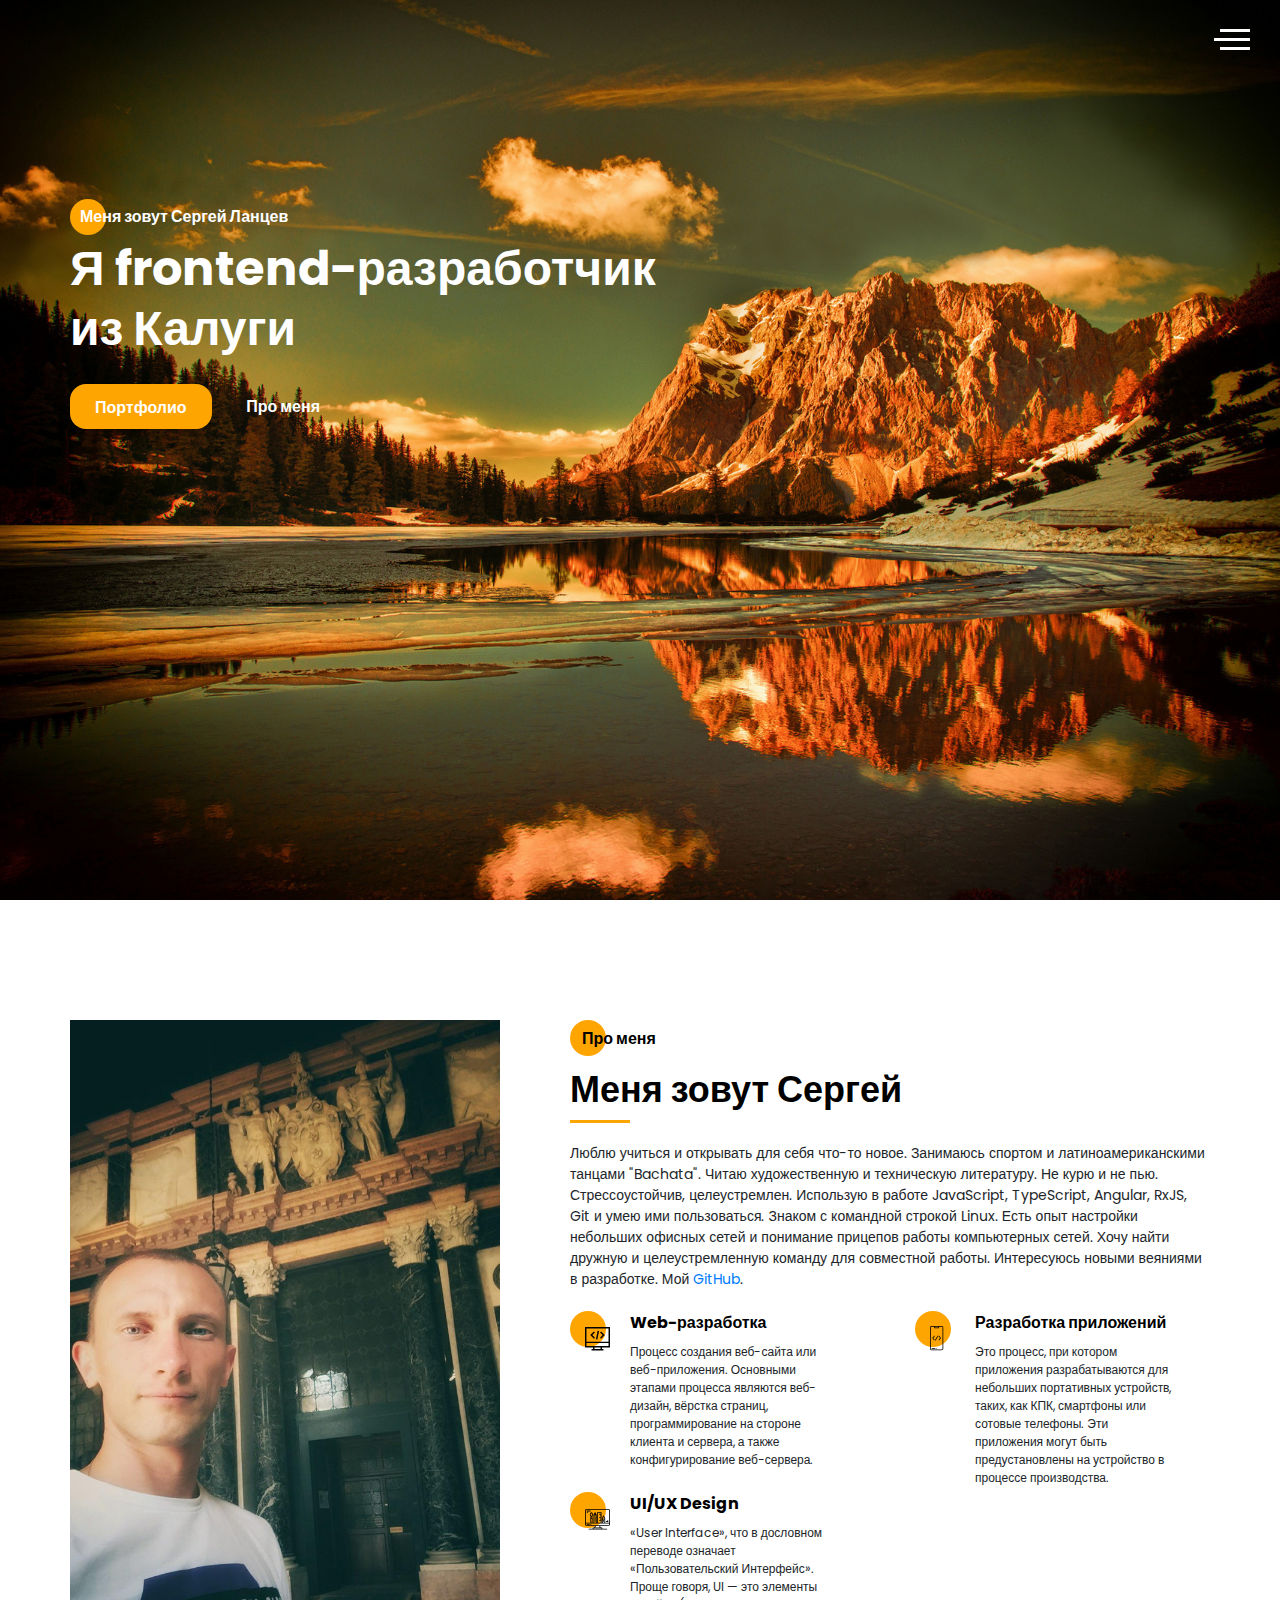
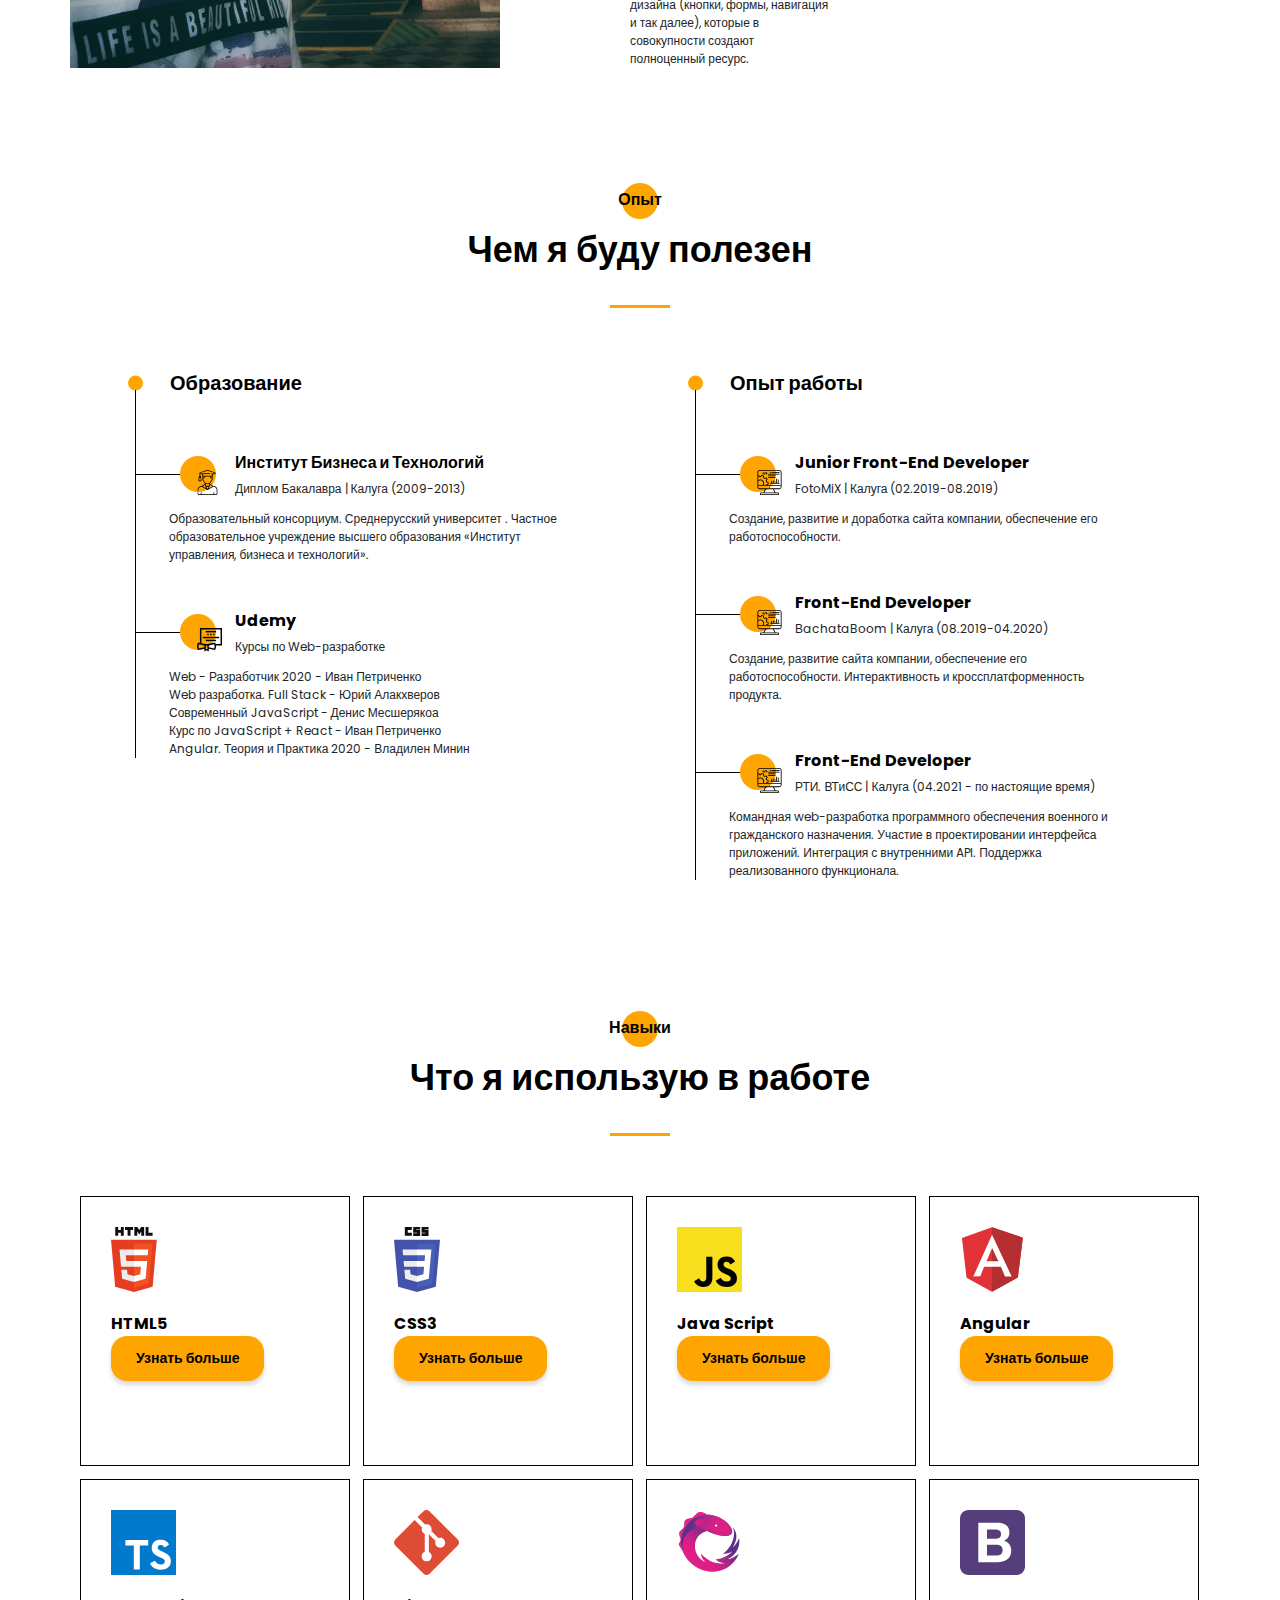
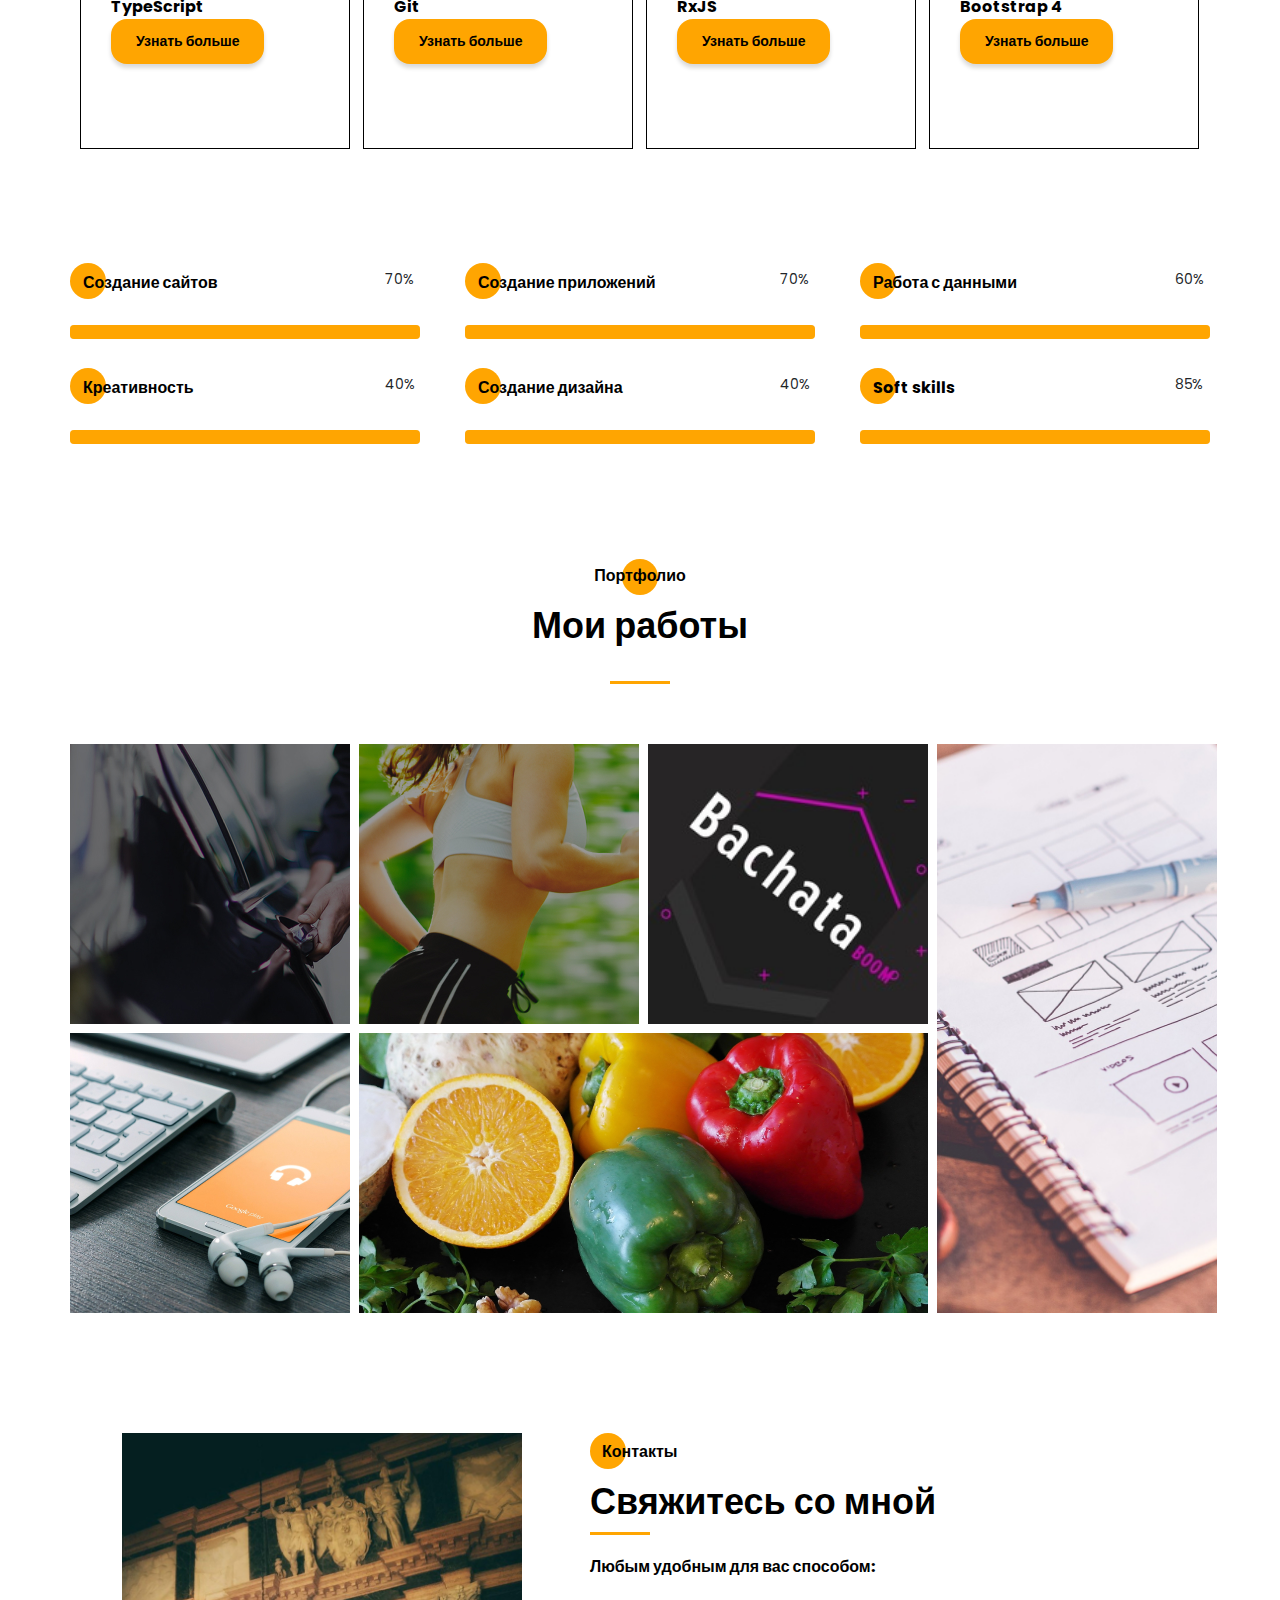
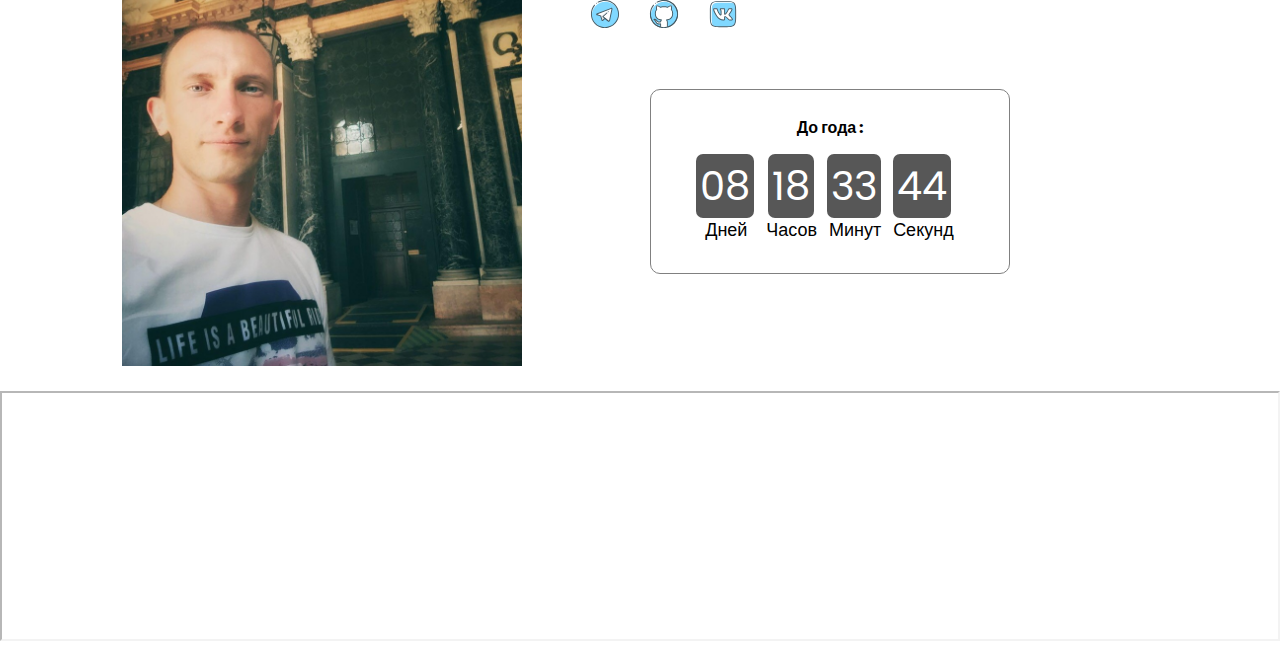
<file: index.html>
<!DOCTYPE html>
<html lang="ru">
<head>
    <meta charset="UTF-8">
    <meta name="viewport" content="width=device-width, initial-scale=1.0">
    <meta http-equiv="X-UA-Compatible" content="ie=edge">
    <title>Portfolio</title>
    <meta name="title" content="Portfolio">
    <meta name="description" content="Здесь вы сможете ознакомиться с моими работами и узнать больше обо мне">

    <!-- Open Graph / Facebook -->
    <meta property="og:type" content="website">
    <meta property="og:url" content="https://metatags.io/">
    <meta property="og:title" content="Portfolio">
    <meta property="og:description" content="Здесь вы сможете ознакомиться с моими работами и узнать больше обо мне">
    <meta property="og:image" content="">

    <!-- Twitter -->
    <meta property="twitter:card" content="summary_large_image">
    <meta property="twitter:url" content="https://metatags.io/">
    <meta property="twitter:title" content="Portfolio">
    <meta property="twitter:description" content="Здесь вы сможете ознакомиться с моими работами и узнать больше обо мне">
    <meta property="twitter:image" content="">

    <!-- Favicon  -->
    <link rel="apple-touch-icon" sizes="57x57" href="icons/favicon//apple-icon-57x57.png">
    <link rel="apple-touch-icon" sizes="60x60" href="icons/favicon//apple-icon-60x60.png">
    <link rel="apple-touch-icon" sizes="72x72" href="icons/favicon//apple-icon-72x72.png">
    <link rel="apple-touch-icon" sizes="76x76" href="icons/favicon//apple-icon-76x76.png">
    <link rel="apple-touch-icon" sizes="114x114" href="icons/favicon//apple-icon-114x114.png">
    <link rel="apple-touch-icon" sizes="120x120" href="icons/favicon//apple-icon-120x120.png">
    <link rel="apple-touch-icon" sizes="144x144" href="icons/favicon//apple-icon-144x144.png">
    <link rel="apple-touch-icon" sizes="152x152" href="icons/favicon//apple-icon-152x152.png">
    <link rel="apple-touch-icon" sizes="180x180" href="icons/favicon//apple-icon-180x180.png">
    <link rel="icon" type="image/png" sizes="192x192"  href="icons/favicon//android-icon-192x192.png">
    <link rel="icon" type="image/png" sizes="32x32" href="icons/favicon//favicon-32x32.png">
    <link rel="icon" type="image/png" sizes="96x96" href="icons/favicon//favicon-96x96.png">
    <link rel="icon" type="image/png" sizes="16x16" href="icons/favicon//favicon-16x16.png">
    <link rel="manifest" href="icons/favicon//manifest.json">
    <meta name="msapplication-TileColor" content="#ffffff">
    <meta name="msapplication-TileImage" content="icons/favicon//ms-icon-144x144.png">
    <meta name="theme-color" content="#ffffff">

		<link rel="stylesheet" href="https://cdn.jsdelivr.net/npm/bootstrap@4.5.3/dist/css/bootstrap.min.css" integrity="sha384-TX8t27EcRE3e/ihU7zmQxVncDAy5uIKz4rEkgIXeMed4M0jlfIDPvg6uqKI2xXr2" crossorigin="anonymous">
    <link rel="stylesheet" href="css/style.min.css">
</head>
<body id="up">
        <aside class="sidepanel">
            <a href="https://tlgg.ru/@Damastier" class="sidepanel__link" target="_blank"><img src="icons/social/logo_telegram.svg" alt="telegram"></a>
            <!-- <a href="#" class="sidepanel__link"><img src="icons/social/instagram.svg" alt="instagram"></a> -->
            <a href="https://github.com/Damastier89" class="sidepanel__link" target="_blank"><img src="icons/social/logo_github.svg" alt="github"></a>
            <a href="https://vk.com/lanscev" class="sidepanel__link" target="_blank"><img src="icons/social/logo_vk.svg" alt="vkontakte"></a>
            <div class="sidepanel__divider"></div>
            <div class="sidepanel__text"><span>Социальные сети</span></div>
        </aside>

        <div class="menu">
            <div class="menu__block">
                <div class="menu__close">
                    <svg width="29" height="30" viewBox="0 0 29 30" fill="none" xmlns="http://www.w3.org/2000/svg">
                        <path d="M17.1568 14.5231L28.4489 3.23075C29.1837 2.49623 29.1837 1.30861 28.4489 0.574085C27.7144 -0.160437 26.5267 -0.160437 25.7922 0.574085L14.4998 11.8665L3.20781 0.574085C2.47295 -0.160437 1.28567 -0.160437 0.551149 0.574085C-0.183716 1.30861 -0.183716 2.49623 0.551149 3.23075L11.8432 14.5231L0.551149 25.8155C-0.183716 26.55 -0.183716 27.7376 0.551149 28.4721C0.917206 28.8385 1.39852 29.0226 1.87948 29.0226C2.36045 29.0226 2.84141 28.8385 3.20781 28.4721L14.4998 17.1798L25.7922 28.4721C26.1586 28.8385 26.6396 29.0226 27.1205 29.0226C27.6015 29.0226 28.0825 28.8385 28.4489 28.4721C29.1837 27.7376 29.1837 26.55 28.4489 25.8155L17.1568 14.5231Z" fill="white"/>
                        </svg>
                </div>
                <nav class="scrollto">
                    <ul class="menu__list">
                        <li class="menu__link"><a href="#about">ПРО МЕНЯ</a></li>
                        <li class="menu__link"><a href="#resume">МОЙ ОПЫТ</a></li>
                        <li class="menu__link"><a href="#skills">МОИ НАВЫКИ</a></li>
                        <li class="menu__link"><a href="#portfolio">МОИ РАБОТЫ</a></li>
                        <!-- <li class="menu__link"><a href="#price">ПРАЙС-ЛИСТ</a></li> -->
                        <li class="menu__link"><a href="#contacts">КОНТАКТЫ</a></li>
                    </ul>
                </nav>
                
                <div class="menu__social">
                    <a href="https://tlgg.ru/@Damastier" target="_blank"><img src="icons/social/logo_telegram.svg" alt="telegram"></a>
                    <a href="https://github.com/Damastier89s" target="_blank"><img src="icons/social/logo_github.svg" alt="Github"></a>
                    <a href="https://vk.com/lanscev" target="_blank"><img src="icons/social/logo_vk.svg" alt="vkontakte"></a>
                </div>
            </div>
            <div class="menu__overlay"></div>
        </div>

        <section class="promo">
            <div class="hamburger">
                <span></span>
                <span class="long"></span>
                <span></span>
            </div>
			<div class="container">
				<div class="title title_fz16 promo__subtitle white"><span class="greeting"></span> Меня зовут Сергей Ланцев</div>
				<h1 class="title title_fz48 promo__title white">Я frontend-разработчик из Калуги</h1>
				<div class="promo__btn white">
					<a href="#portfolio" class="promo__link btn white">Портфолио</a>
					<a href="#about" class="promo__link white">Про меня</a>
				</div>
            </div>
		</section>

		<section class="about" id="about">
			<div class="container">
				<div class="about__wrapper">
                    <div class="about__photo">
						<picture>
							<!-- <source media="(max-width: 576px)" srcset="./img/main_photo_one.jpg"> -->
							<source media="(min-width: 577px)" srcset="./img/main_photo_one.jpg">	
							<img src="./img/main_photo_one.jpg" alt="my_photo">
						</picture>                      	
                    </div>
                    <div class="about__descr">
						<h2 class="title title_fz16 about__title">Про меня</h2>
						<div class="title title_fz36 about__subtitle">Меня зовут Сергей</div>
						<div class="divider"></div>
						<p class="about__text">Люблю учиться и открывать для себя что-то новое.
                            Занимаюсь спортом и латиноамериканскими танцами "Bachata".
                            Читаю художественную и техническую литературу. Не курю и не пью. Стрессоустойчив, целеустремлен.
                            Использую в работе JavaScript, TypeScript, Angular, RxJS, Git и умею ими пользоваться.
                            Знаком с командной строкой Linux. Есть опыт настройки небольших офисных сетей и понимание прицепов работы компьютерных сетей.
                            Хочу найти дружную и целеустремленную команду для совместной работы.
                            Интересуюсь новыми веяниями в разработке. Мой <a href="https://github.com/Damastier89" target="_blank">GitHub</a>.</p>
					</div>
					<div class="about__skills">
						<div class="about__skills-item">
							<div class="about__skills-circle">
								<img src="./icons/about_me/web_development.svg" alt="web-разработчик">
							</div>
							<div>
								<div class="title title_fz14">Web-разработка</div>
								<div class="about__skills-text">
									Процесс создания веб-сайта или веб-приложения. Основными этапами процесса являются веб-дизайн, вёрстка страниц, программирование на стороне клиента и сервера, а также конфигурирование веб-сервера.
								</div>
							</div>
							
						</div>
						<div class="about__skills-item">
							<div class="about__skills-circle">
								<img src="./icons/about_me/mobile_dev.svg" alt="разработка приложений">
							</div>
							<div>
								<div class="title title_fz14">Разработка приложений</div>
								<div class="about__skills-text">
									Это процесс, при котором приложения разрабатываются для небольших портативных устройств, таких, как КПК, смартфоны или сотовые телефоны. Эти приложения могут быть предустановлены на устройство в процессе производства.
								</div>
							</div>
						</div>
						<div class="about__skills-item">
							<div class="about__skills-circle">
								<img src="./icons/about_me/design.svg" alt="design">
							</div>
							<div>
								<div class="title title_fz14">UI/UX Design</div>
								<div class="about__skills-text">
									«User Interface», что в дословном переводе означает «Пользовательский Интерфейс». Проще говоря, UI — это элементы дизайна (кнопки, формы, навигация и так далее), которые в совокупности создают полноценный ресурс.
								</div>
							</div>
						</div>
					</div>
				</div>
			</div>
        </section>
        
        <section class="resume" id="resume">
            <div class="container">
                <h2 class="title title_fz16 title__section-title">Опыт</h2>
                <div class="title title_fz36 title__section-subtitle">Чем я буду полезен</div>
                <div class="divider"></div>

                <div class="resume__wrapper">
                    <div class="resume__column">
                        <h3 class="title title_fz20 resume__column-title">Образование</h3>
                        <ul>
                            <li>
                                <div class="resume__item">
                                    <div class="resume__item-head">
                                        <div class="resume__item-icon">
                                            <img src="./icons/experience/university.svg" alt="university">
                                        </div>
                                        <h4 class="title title_fz14">Институт Бизнеса и Технологий</h4>
                                        <div class="resume__item-location">Диплом Бакалавра | Калуга (2009-2013)</div>
                                    </div>
                                    <div class="resume__item-body">
                                        Образовательный консорциум. Среднерусский университет . Частное образовательное учреждение высшего образования «Институт управления, бизнеса и технологий». 
                                    </div>
                                </div>
                            </li>
                            <li>
                                <div class="resume__item">
                                    <div class="resume__item-head">
                                        <div class="resume__item-icon">
                                            <img src="./icons/experience/courses.svg" alt="courses">
                                        </div>
                                        <h4 class="title title_fz14">Udemy</h4>
                                        <div class="resume__item-location">Курсы по Web-разработке</div>
                                    </div>
                                    <div class="resume__item-body">
                                        Web - Разработчик 2020 - Иван Петриченко</br>Web разработка. Full Stack - Юрий Алакхверов</br>Современный JavaScript - Денис Месшерякоа</br>
																				Курс по JavaScript + React - Иван Петриченко</br>Angular. Теория и Практика 2020 - Владилен Минин</br>
                                    </div>
                                </div>
                            </li>
                        </ul>
                    </div>
                    <div class="resume__column">
                        <h3 class="title title_fz20 resume__column-title">Опыт работы</h3>
                        <ul>
                            <li>
                                <div class="resume__item">
                                    <div class="resume__item-head">
                                        <div class="resume__item-icon">
                                            <img src="./icons/experience/developer.svg" alt="developer">
                                        </div>
                                        <h4 class="title title_fz14">Junior Front-End Developer</h4>
                                        <div class="resume__item-location">FotoMiX | Калуга (02.2019-08.2019)</div>
                                    </div>
                                    <div class="resume__item-body">
                                        Создание, развитие и доработка сайта компании, обеспечение его работоспособности.
                                    </div>
                                </div>
                            </li>
                            <li>
                                <div class="resume__item">
                                    <div class="resume__item-head">
                                        <div class="resume__item-icon">
                                            <img src="./icons/experience/developer.svg" alt="developer">
                                        </div>
                                        <h4 class="title title_fz14">Front-End Developer</h4>
                                        <div class="resume__item-location">ВachataBoom | Калуга (08.2019-04.2020)</div>
                                    </div>
                                    <div class="resume__item-body">
                                        Создание, развитие сайта компании, обеспечение его работоспособности. Интерактивность и кроссплатформенность продукта. 
                                    </div>
                                </div>
                            </li>
														<li>
															<div class="resume__item">
																	<div class="resume__item-head">
																			<div class="resume__item-icon">
																					<img src="./icons/experience/developer.svg" alt="developer">
																			</div>
																			<h4 class="title title_fz14">Front-End Developer</h4>
																			<div class="resume__item-location">РТИ. ВТиСС | Калуга (04.2021 - по настоящие время)</div>
																	</div>
																	<div class="resume__item-body">
																		Командная web-разработка программного обеспечения военного и гражданского назначения.
																		Участие в проектировании интерфейса приложений.
																		Интеграция с внутренними API.
																		Поддержка реализованного функционала.
																	</div>
															</div>
													</li>
                        </ul>
                    </div>
                    <div class="resume__colomn"></div>
                </div>
            </div>
        </section>

        <section class="skills" id="skills">
            <div class="container">
                <h2 class="title title_fz16 title__section-title">Навыки</h2>
                <div class="title title_fz36 title__section-subtitle">Что я использую в работе</div>
                <div class="divider"></div>
    
                <div class="skills__items">
                    <div class="skills__item">
                        <div class="skills__item-img">
                            <img src="icons/skills/html5.svg" alt="html5">
                        </div>
                        <h3 class="title title_fz14">HTML5</h3>
                        <button type="button" class="btn contacts__btn mt-5 ml-4" data-toggle="popover" data-placement="top" title="HTML5" data-content="Именно он создает каркас вашего сайта или приложения, а пятая версия позволит мне создавать более SEO-оптимизированную структуру вашего продукта">Узнать больше</button>
                        
                    </div>
                    <div class="skills__item">
                        <div class="skills__item-img">
                            <img src="icons/skills/css3.svg" alt="css3">
                        </div>
                        <h3 class="title title_fz14">CSS3</h3>
                        <button type="button" class="btn contacts__btn mt-5 ml-4" data-toggle="popover" data-placement="top" title="CSS3" data-content="Этот язык стилей позволяет мне создавать абсолютно любой внешний вид вашего сайта или приложения. Все ограничивается только вашей фантазией!">Узнать больше</button>
                        
                    </div>
                    <div class="skills__item">
                        <div class="skills__item-img">
                            <img src="icons/skills/js.svg" alt="java script">
                        </div>
						<h3 class="title title_fz14">Java Script</h3>
						<button type="button" class="btn contacts__btn mt-5 ml-4" data-toggle="popover" data-placement="top" title="Java Script" data-content="Этот язык программирования позволяет оживить все что угодно: слайдеры, окна, подсказки, вкладки, получение данных от сервера и многое другое">Узнать больше</button>
                    </div>
                    <div class="skills__item">
                        <div class="skills__item-img">
                            <img src="icons/skills/angular.svg" alt="Angular">
                        </div>
						<h3 class="title title_fz14">Angular</h3>
						<button type="button" class="btn contacts__btn mt-5 ml-4" data-toggle="popover" data-placement="top" title="Angular" data-content="Angular — открытая и свободная платформа для разработки веб-приложений, написанная на языке TypeScript, разрабатываемая командой из компании Google">Узнать больше</button>
                    </div>
                    <!-- <div class="skills__item">
                        <div class="skills__item-img">
                            <img src="icons/skills/react.svg" alt="React">
                        </div>
                        <h3 class="title title_fz14">React</h3>
                        <p>Эта библиотека позволяет создавать web-приложения. Мы можем создать максимально интерактивный продукт именно под ваши цели</p>
                    </div> -->
                    <div class="skills__item">
                        <div class="skills__item-img">
                            <img src="icons/skills/typescript.svg" alt="TypeScript">
                        </div>
						<h3 class="title title_fz14">TypeScript</h3>
						<button type="button" class="btn contacts__btn mt-5 ml-4" data-toggle="popover" data-placement="top" title="TypeScript" data-content="TypeScript — язык программирования, представленный Microsoft в 2012 году и позиционируемый как средство разработки веб-приложений, расширяющее возможности JavaScript.">Узнать больше</button>
                    </div>
                    <div class="skills__item">
                        <div class="skills__item-img">
                            <img src="icons/skills/git.svg" alt="Git">
                        </div>
						<h3 class="title title_fz14">Git</h3>
						<button type="button" class="btn contacts__btn mt-5 ml-4" data-toggle="popover" data-placement="top" title="Git" data-content="Git — распределённая система управления версиями. Проект был создан Линусом Торвальдсом для управления разработкой ядра Linux, первая версия выпущена 7 апреля 2005 года">Узнать больше</button>
                    </div>
                    <div class="skills__item">
                        <div class="skills__item-img">
                            <img src="icons/skills/rxjs.svg" alt="RxJS">
                        </div>
						<h3 class="title title_fz14">RxJS</h3>
						<button type="button" class="btn contacts__btn mt-5 ml-4" data-toggle="popover" data-placement="top" title="RxJS" data-content="RxJS - это библиотека для реактивного программирования, которая позволит удобно организовать работу с событиями и асинхронным кодом, писать сложную логику декларативно. RxJS активно используется в фреймворке Angular, а также с Vue (Vue-rx) и лежит в основе реализации middleware для Redux (redux-observable) для React.">Узнать больше</button>
                    </div>
										<div class="skills__item">
											<div class="skills__item-img">
													<img src="icons/skills/bootstrap.svg" alt="Bootstrap">
											</div>
					<h3 class="title title_fz14">Bootstrap 4</h3>
					<button type="button" class="btn contacts__btn mt-5 ml-4" data-toggle="popover" data-placement="top" title="Bootstrap" data-content="Инструмент для создания сайтов и веб-приложений. Включает в себя типографики, веб-формы, кнопки, метки, блоки навигации и прочии компоненты веб-интерфейса, включая JavaScript-расширения.">Узнать больше</button>
									</div>
                </div>
    
                <div class="skills__ratings">
                    <div class="skills__ratings-item">
                        <div class="title title_fz14 skills__ratings-title">Создание сайтов</div>
                        <div class="skills__ratings-counter">70%</div>
                        <div class="skills__ratings-line">
                            <span></span>
                        </div>
                    </div>
                    <div class="skills__ratings-item">
                        <div class="title title_fz14 skills__ratings-title">Создание приложений</div>
                        <div class="skills__ratings-counter">70%</div>
                        <div class="skills__ratings-line">
                            <span></span>
                        </div>
                    </div>
                    <div class="skills__ratings-item">
                        <div class="title title_fz14 skills__ratings-title">Работа с данными</div>
                        <div class="skills__ratings-counter">60%</div>
                        <div class="skills__ratings-line">
                            <span></span>
                        </div>
                    </div>
                    <div class="skills__ratings-item">
                        <div class="title title_fz14 skills__ratings-title">Креативность</div>
                        <div class="skills__ratings-counter">40%</div>
                        <div class="skills__ratings-line">
                            <span></span>
                        </div>
                    </div>
                    <div class="skills__ratings-item">
                        <div class="title title_fz14 skills__ratings-title">Создание дизайна</div>
                        <div class="skills__ratings-counter">40%</div>
                        <div class="skills__ratings-line">
                            <span></span>
                        </div>
                    </div>
                    <div class="skills__ratings-item">
                        <div class="title title_fz14 skills__ratings-title">Soft skills</div>
                        <div class="skills__ratings-counter">85%</div>
                        <div class="skills__ratings-line">
                            <span></span>
                        </div>
                    </div>
                </div>
            </div>
        </section>

        <section class="portfolio" id="portfolio">
            <div class="container">
                <h2 class="title title_fz16 title__section-title">Портфолио</h2>
                <div class="title title_fz36 title__section-subtitle">Мои работы</div>
                <div class="divider"></div>
                <div class="portfolio__wrapper">
                    <a href="https://damastier89.github.io/Uber/" target="_blank" class="portfolio__item">
                        <img src="./img/works/uber.jpg" alt="uber">
                    </a>
                    <a href="https://damastier89.github.io/PulseMonitorOne/" target="_blank" class="portfolio__item">
                        <img src="./img/works/pulse.jpg" alt="pulse">
                    </a>
                    <a href="https://damastier89.github.io/BachataBoom/" target="_blank" class="portfolio__item">
                        <img src="./img/works/bachata.jpg" alt="bachata">
                    </a>
                    <a href="https://damastier89.github.io/To-do-list-JS/" target="_blank" class="portfolio__item vertical">
                        <img src="./img/works/plans.jpg" alt="To-do-list-JS">
                    </a>
                    <a href="https://angularappstore.firebaseapp.com/" target="_blank" class="portfolio__item">
                        <img src="./img/works/ipad.jpg" alt="angular_app_store">
                    </a>
                    <a href="https://damastier89.github.io/Food/" class="portfolio__item horizontal">
                        <img src="./img/works/paprika.jpg" alt="Food">
                    </a>
                </div>
            </div>
        </section>

       <!--  <section class="price" id="price">
            <div class="container">
                <h2 class="title title_fz16 title__section-title">Прайс-лист</h2>
                <div class="divider"></div>
        
                <div class="price__wrapper">
                    <div class="price__item">
                        <div class="price__type">Landing-page</div>
                        <div class="price__count">от 2000 руб.</div>
                        <div class="price__descr">
                            Одностраничный сайт для презентации услуг/товаров/...
                        </div>
                    </div>
                    <div class="price__item">
                        <div class="price__type">Web-приложение</div>
                        <div class="price__count">Раздел в разработке</div>
                        <div class="price__descr">
                            Приложение внутри браузера для лучшего комфорта
                        </div>
                    </div>
                    <div class="price__item">
                        <div class="price__type">Корпоративный сайт</div>
                        <div class="price__count">от 10000 руб.</div>
                        <div class="price__descr">
                            Сайт для вашего бизнеса или компании
                        </div>
                    </div>
                    <div class="price__item">
                        <div class="price__type">Android/IOS Приложение</div>
                        <div class="price__count">Раздел в разработке</div>
                        <div class="price__descr">
                            Приложение для смартфона любой ОС
                        </div>
                    </div>
                    <div class="price__item">
                        <div class="price__type">Интернет-магазин</div>
                        <div class="price__count">от 15000 руб.</div>
                        <div class="price__descr">
                            Инструмент для ваших продаж в сети
                        </div>
                    </div>
                    <div class="price__item">
                        <div class="price__type">Дизайн</div>
                        <div class="price__count">Индивидуально</div>
                        <div class="price__descr">
                            Создам дизайн для вашего сайта/приложения...
                        </div>
                    </div>
                </div>
            </div>
		</section> -->
	   
		<section class="contacts" id="contacts">
            <div class="container">
              <div class="contacts__wrapper">
                <div class="contacts__photo">
                    <img src="./img/main_photo_one.jpg" alt="photo">
                </div>
                <div class="contacts__descr">
                    <h2 class="title title_fz16 contacts__title">Контакты</h2>
					<div class="title title_fz36 contacts__subtitle">Свяжитесь со мной</div>
                    <div class="divider"></div>
                    <div class="title title_fz14 contacts__text">
                        Любым удобным для вас способом: 
                    </div>
                    <div class="contacts__social">
                        <a href="https://tlgg.ru/@Damastier" class="contacts__link" target="_blank>">
                            <img src="./icons/social/logo_telegram.svg" alt="telegram">
                        </a>
                        <a href="https://github.com/Damastier89s" class="contacts__link" target="_blank">
                            <img src="./icons/social/logo_github.svg" alt="github">
                        </a>
                        <a href="https://vk.com/lanscev" class="contacts__link" target="_blank">
                            <img src="./icons/social/logo_vk.svg" alt="vkontakte">
                        </a> 
                    </div>

                    <div class="timer1" id="timer">
                        <p><h4>До <b class="current-year"></b> года :</h4></p>
                        <div class="container1">
                            <div class="numbers1"><div><span id="days">08</span></div><div class="description1">Дней</div></div>
                            <div class="numbers1"><div><span id="hours">18</span></div><div class="description1">Часов</div></div>
                            <div class="numbers1"><div><span id="minutes">33</span></div><div class="description1">Минут</div></div>
                            <div class="numbers1"><div><span id="seconds">44</span></div><div class="description1">Секунд</div></div>      
                        </div>
                    </div>

                    <!-- <form id="contacts-form" class="contacts__form" method="post" action="">
                        <div class="contacts__input">
                            <input name="name" placeholder="Сергей" id="name" type="text">
                            <label for="name">Ваше имя</label>
                        </div>
                        <div class="contacts__input">
                            <input name="email" placeholder="exemple@mail.ru" id="email" type="email">
                            <label for="email">Ваша почта</label>
                        </div>
                        <div class="contacts__textarea">
							<textarea name="text" id="text"></textarea>
							<label for="text">Ваше сообшение</label>
						</div>
						<div class="contacts__triggers">
                            <button class="contacts__btn btn">Отправить сообщение</button>
                            <div class="contacts__policy">
                                <input required type="checkbox">
                                <span>Я согласен(а) <a href="./policy.html" target="_blank">политика конфиденциальности</a></span>
                            </div>
						</div>
                    </form>          -->
                </div>
              </div> 
            </div>
		</section>

		<footer>
			<iframe src="https://yandex.ru/map-widget/v1/-/CCUAMPe~xD" width="100%" height="250" frameborder="1" allowfullscreen="true" style="position:relative; opacity: 0.7;"></iframe>	
		</footer>
		
    <a href="#up" id="arrowTop" class="pageup"><img src="icons/arrow/arrow-up_23783.png" alt="up"></a>
	
    <script src="https://code.jquery.com/jquery-3.5.1.slim.min.js" integrity="sha384-DfXdz2htPH0lsSSs5nCTpuj/zy4C+OGpamoFVy38MVBnE+IbbVYUew+OrCXaRkfj" crossorigin="anonymous"></script>
    <script src="https://cdn.jsdelivr.net/npm/popper.js@1.16.1/dist/umd/popper.min.js" integrity="sha384-9/reFTGAW83EW2RDu2S0VKaIzap3H66lZH81PoYlFhbGU+6BZp6G7niu735Sk7lN" crossorigin="anonymous"></script>
    <script src="https://cdn.jsdelivr.net/npm/bootstrap@4.5.3/dist/js/bootstrap.min.js" integrity="sha384-w1Q4orYjBQndcko6MimVbzY0tgp4pWB4lZ7lr30WKz0vr/aWKhXdBNmNb5D92v7s" crossorigin="anonymous"></script>	
    <script src="js/jquery.validate.min.js"></script>
    <script src="js/jquery.maskedinput.min.js"></script>
    <script src="js/wow.min.js"></script>	
    <script src="js/script.js"></script> 
</body>
</html>
</file>
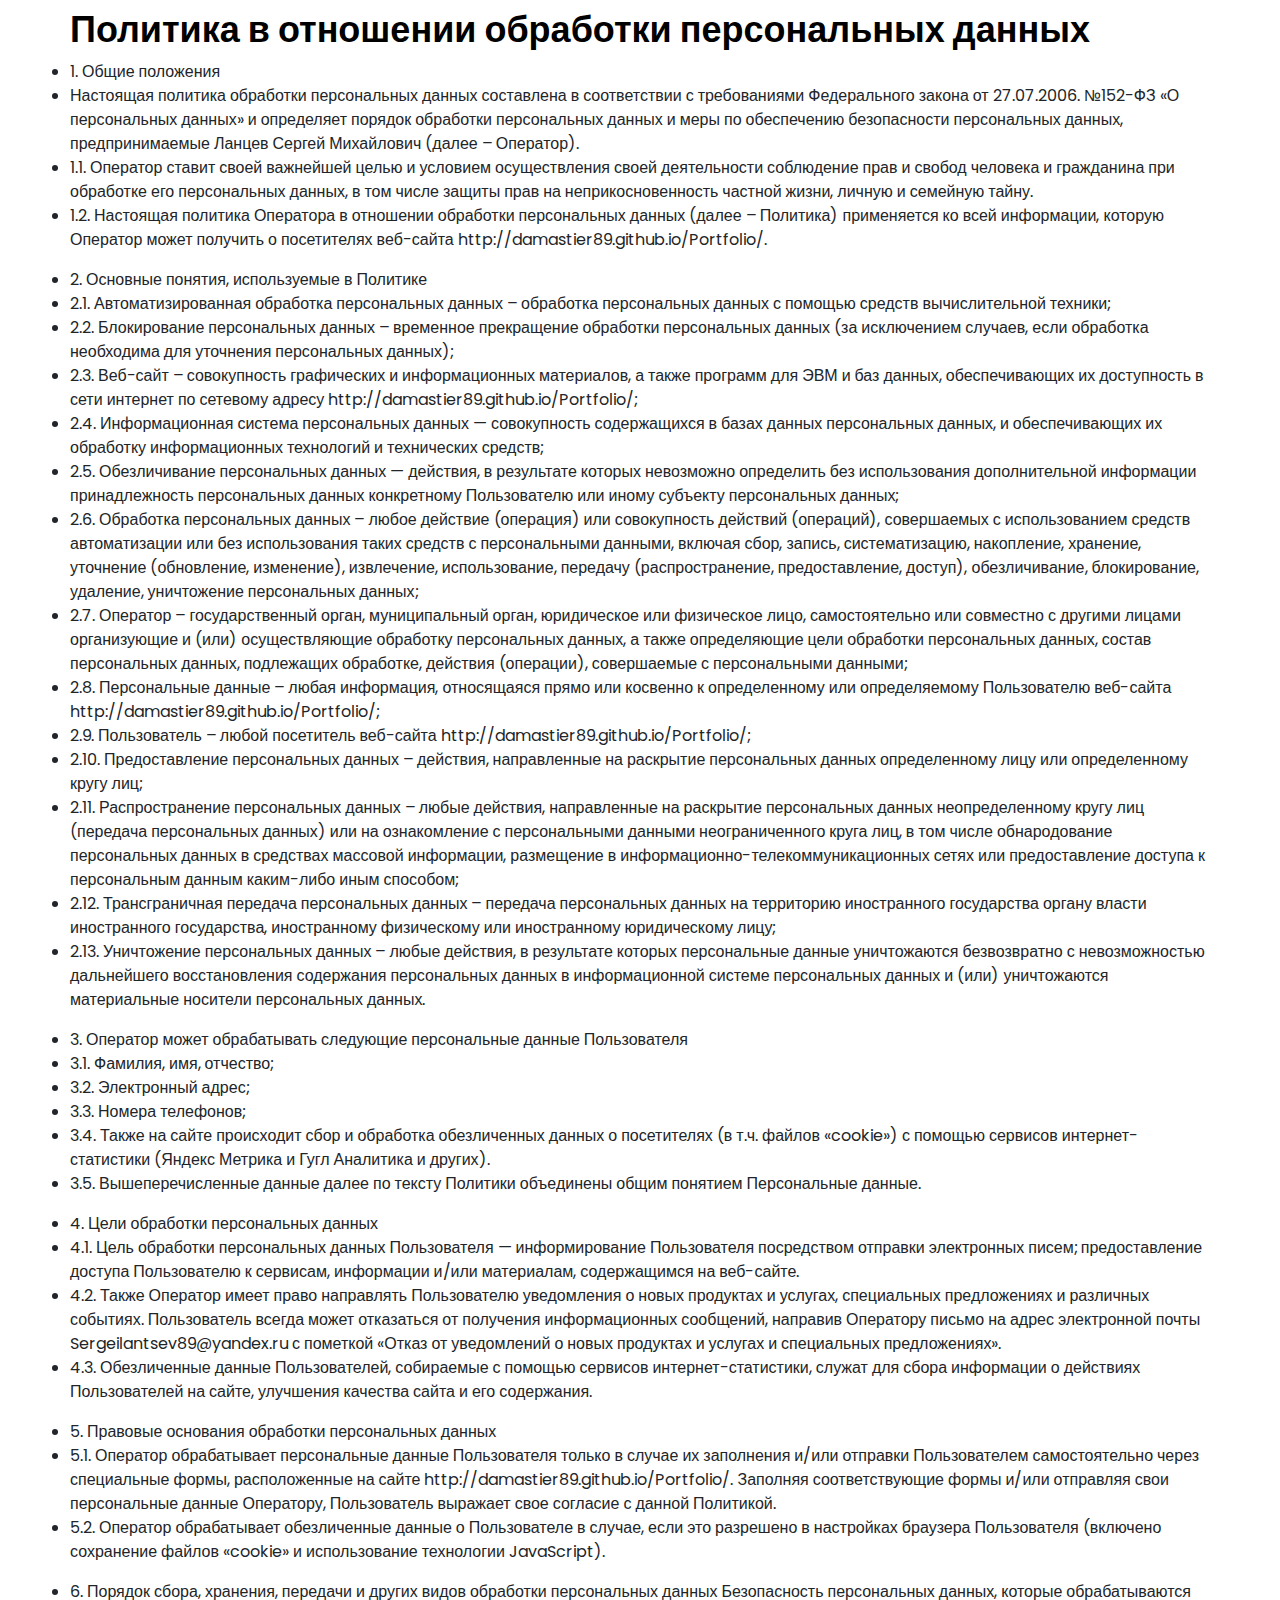
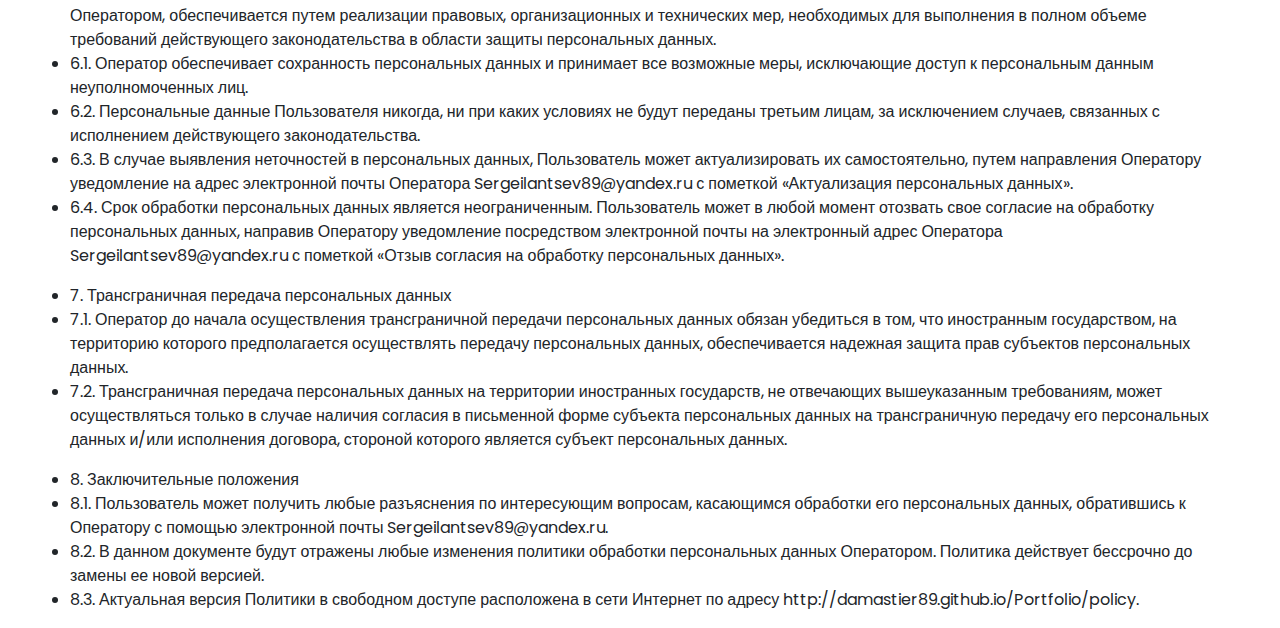
<file: policy.html>
<!DOCTYPE html><html lang="en"><head><meta charset="UTF-8"><meta name="viewport" content="width=device-width,initial-scale=1"><title>Policy</title><link rel="stylesheet" href="css/style.min.css"></head><body><section class="policy"><div class="container"><div class="title title_fz36">Политика в отношении обработки персональных данных</div><ul><li>1. Общие положения</li><li>Настоящая политика обработки персональных данных составлена в соответствии с требованиями Федерального закона от 27.07.2006. №152-ФЗ «О персональных данных» и определяет порядок обработки персональных данных и меры по обеспечению безопасности персональных данных, предпринимаемые Ланцев Сергей Михайлович (далее – Оператор).</li><li>1.1. Оператор ставит своей важнейшей целью и условием осуществления своей деятельности соблюдение прав и свобод человека и гражданина при обработке его персональных данных, в том числе защиты прав на неприкосновенность частной жизни, личную и семейную тайну.</li><li>1.2. Настоящая политика Оператора в отношении обработки персональных данных (далее – Политика) применяется ко всей информации, которую Оператор может получить о посетителях веб-сайта http://damastier89.github.io/Portfolio/.</li></ul><ul><li>2. Основные понятия, используемые в Политике</li><li>2.1. Автоматизированная обработка персональных данных – обработка персональных данных с помощью средств вычислительной техники;</li><li>2.2. Блокирование персональных данных – временное прекращение обработки персональных данных (за исключением случаев, если обработка необходима для уточнения персональных данных);</li><li>2.3. Веб-сайт – совокупность графических и информационных материалов, а также программ для ЭВМ и баз данных, обеспечивающих их доступность в сети интернет по сетевому адресу http://damastier89.github.io/Portfolio/;</li><li>2.4. Информационная система персональных данных — совокупность содержащихся в базах данных персональных данных, и обеспечивающих их обработку информационных технологий и технических средств;</li><li>2.5. Обезличивание персональных данных — действия, в результате которых невозможно определить без использования дополнительной информации принадлежность персональных данных конкретному Пользователю или иному субъекту персональных данных;</li><li>2.6. Обработка персональных данных – любое действие (операция) или совокупность действий (операций), совершаемых с использованием средств автоматизации или без использования таких средств с персональными данными, включая сбор, запись, систематизацию, накопление, хранение, уточнение (обновление, изменение), извлечение, использование, передачу (распространение, предоставление, доступ), обезличивание, блокирование, удаление, уничтожение персональных данных;</li><li>2.7. Оператор – государственный орган, муниципальный орган, юридическое или физическое лицо, самостоятельно или совместно с другими лицами организующие и (или) осуществляющие обработку персональных данных, а также определяющие цели обработки персональных данных, состав персональных данных, подлежащих обработке, действия (операции), совершаемые с персональными данными;</li><li>2.8. Персональные данные – любая информация, относящаяся прямо или косвенно к определенному или определяемому Пользователю веб-сайта http://damastier89.github.io/Portfolio/;</li><li>2.9. Пользователь – любой посетитель веб-сайта http://damastier89.github.io/Portfolio/;</li><li>2.10. Предоставление персональных данных – действия, направленные на раскрытие персональных данных определенному лицу или определенному кругу лиц;</li><li>2.11. Распространение персональных данных – любые действия, направленные на раскрытие персональных данных неопределенному кругу лиц (передача персональных данных) или на ознакомление с персональными данными неограниченного круга лиц, в том числе обнародование персональных данных в средствах массовой информации, размещение в информационно-телекоммуникационных сетях или предоставление доступа к персональным данным каким-либо иным способом;</li><li>2.12. Трансграничная передача персональных данных – передача персональных данных на территорию иностранного государства органу власти иностранного государства, иностранному физическому или иностранному юридическому лицу;</li><li>2.13. Уничтожение персональных данных – любые действия, в результате которых персональные данные уничтожаются безвозвратно с невозможностью дальнейшего восстановления содержания персональных данных в информационной системе персональных данных и (или) уничтожаются материальные носители персональных данных.</li></ul><ul><li>3. Оператор может обрабатывать следующие персональные данные Пользователя</li><li>3.1. Фамилия, имя, отчество;</li><li>3.2. Электронный адрес;</li><li>3.3. Номера телефонов;</li><li>3.4. Также на сайте происходит сбор и обработка обезличенных данных о посетителях (в т.ч. файлов «cookie») с помощью сервисов интернет-статистики (Яндекс Метрика и Гугл Аналитика и других).</li><li>3.5. Вышеперечисленные данные далее по тексту Политики объединены общим понятием Персональные данные.</li></ul><ul><li>4. Цели обработки персональных данных</li><li>4.1. Цель обработки персональных данных Пользователя — информирование Пользователя посредством отправки электронных писем; предоставление доступа Пользователю к сервисам, информации и/или материалам, содержащимся на веб-сайте.</li><li>4.2. Также Оператор имеет право направлять Пользователю уведомления о новых продуктах и услугах, специальных предложениях и различных событиях. Пользователь всегда может отказаться от получения информационных сообщений, направив Оператору письмо на адрес электронной почты Sergeilantsev89@yandex.ru с пометкой «Отказ от уведомлений о новых продуктах и услугах и специальных предложениях».</li><li>4.3. Обезличенные данные Пользователей, собираемые с помощью сервисов интернет-статистики, служат для сбора информации о действиях Пользователей на сайте, улучшения качества сайта и его содержания.</li></ul><ul><li>5. Правовые основания обработки персональных данных</li><li>5.1. Оператор обрабатывает персональные данные Пользователя только в случае их заполнения и/или отправки Пользователем самостоятельно через специальные формы, расположенные на сайте http://damastier89.github.io/Portfolio/. Заполняя соответствующие формы и/или отправляя свои персональные данные Оператору, Пользователь выражает свое согласие с данной Политикой.</li><li>5.2. Оператор обрабатывает обезличенные данные о Пользователе в случае, если это разрешено в настройках браузера Пользователя (включено сохранение файлов «cookie» и использование технологии JavaScript).</li></ul><ul><li>6. Порядок сбора, хранения, передачи и других видов обработки персональных данных Безопасность персональных данных, которые обрабатываются Оператором, обеспечивается путем реализации правовых, организационных и технических мер, необходимых для выполнения в полном объеме требований действующего законодательства в области защиты персональных данных.</li><li>6.1. Оператор обеспечивает сохранность персональных данных и принимает все возможные меры, исключающие доступ к персональным данным неуполномоченных лиц.</li><li>6.2. Персональные данные Пользователя никогда, ни при каких условиях не будут переданы третьим лицам, за исключением случаев, связанных с исполнением действующего законодательства.</li><li>6.3. В случае выявления неточностей в персональных данных, Пользователь может актуализировать их самостоятельно, путем направления Оператору уведомление на адрес электронной почты Оператора Sergeilantsev89@yandex.ru с пометкой «Актуализация персональных данных».</li><li>6.4. Срок обработки персональных данных является неограниченным. Пользователь может в любой момент отозвать свое согласие на обработку персональных данных, направив Оператору уведомление посредством электронной почты на электронный адрес Оператора Sergeilantsev89@yandex.ru с пометкой «Отзыв согласия на обработку персональных данных».</li></ul><ul><li>7. Трансграничная передача персональных данных</li><li>7.1. Оператор до начала осуществления трансграничной передачи персональных данных обязан убедиться в том, что иностранным государством, на территорию которого предполагается осуществлять передачу персональных данных, обеспечивается надежная защита прав субъектов персональных данных.</li><li>7.2. Трансграничная передача персональных данных на территории иностранных государств, не отвечающих вышеуказанным требованиям, может осуществляться только в случае наличия согласия в письменной форме субъекта персональных данных на трансграничную передачу его персональных данных и/или исполнения договора, стороной которого является субъект персональных данных.</li></ul><ul><li>8. Заключительные положения</li><li>8.1. Пользователь может получить любые разъяснения по интересующим вопросам, касающимся обработки его персональных данных, обратившись к Оператору с помощью электронной почты Sergeilantsev89@yandex.ru.</li><li>8.2. В данном документе будут отражены любые изменения политики обработки персональных данных Оператором. Политика действует бессрочно до замены ее новой версией.</li><li>8.3. Актуальная версия Политики в свободном доступе расположена в сети Интернет по адресу http://damastier89.github.io/Portfolio/policy.</li></ul></div></section></body></html>
</file>
<file: css/style.min.css>
/*!
 * Bootstrap Reboot v4.3.1 (https://getbootstrap.com/)
 * Copyright 2011-2019 The Bootstrap Authors
 * Copyright 2011-2019 Twitter, Inc.
 * Licensed under MIT (https://github.com/twbs/bootstrap/blob/master/LICENSE)
 * Forked from Normalize.css, licensed MIT (https://github.com/necolas/normalize.css/blob/master/LICENSE.md)
 */@import url(https://fonts.googleapis.com/css2?family=Poppins:wght@500;700&display=swap);*,::after,::before{box-sizing:border-box}html{font-family:sans-serif;line-height:1.15;-webkit-text-size-adjust:100%;-webkit-tap-highlight-color:transparent}article,aside,figcaption,figure,footer,header,hgroup,main,nav,section{display:block}body{margin:0;font-family:-apple-system,BlinkMacSystemFont,"Segoe UI",Roboto,"Helvetica Neue",Arial,"Noto Sans",sans-serif,"Apple Color Emoji","Segoe UI Emoji","Segoe UI Symbol","Noto Color Emoji";font-size:1rem;font-weight:400;line-height:1.5;color:#212529;text-align:left;background-color:#fff}[tabindex="-1"]:focus{outline:0!important}hr{box-sizing:content-box;height:0;overflow:visible}h1,h2,h3,h4,h5,h6{margin-top:0;margin-bottom:.5rem}p{margin-top:0;margin-bottom:1rem}abbr[data-original-title],abbr[title]{text-decoration:underline;-webkit-text-decoration:underline dotted;text-decoration:underline dotted;cursor:help;border-bottom:0;-webkit-text-decoration-skip-ink:none;text-decoration-skip-ink:none}address{margin-bottom:1rem;font-style:normal;line-height:inherit}dl,ol,ul{margin-top:0;margin-bottom:1rem}ol ol,ol ul,ul ol,ul ul{margin-bottom:0}dt{font-weight:700}dd{margin-bottom:.5rem;margin-left:0}blockquote{margin:0 0 1rem}b,strong{font-weight:bolder}small{font-size:80%}sub,sup{position:relative;font-size:75%;line-height:0;vertical-align:baseline}sub{bottom:-.25em}sup{top:-.5em}a{color:#007bff;text-decoration:none;background-color:transparent}a:hover{color:#0056b3;text-decoration:underline}a:not([href]):not([tabindex]){color:inherit;text-decoration:none}a:not([href]):not([tabindex]):focus,a:not([href]):not([tabindex]):hover{color:inherit;text-decoration:none}a:not([href]):not([tabindex]):focus{outline:0}code,kbd,pre,samp{font-family:SFMono-Regular,Menlo,Monaco,Consolas,"Liberation Mono","Courier New",monospace;font-size:1em}pre{margin-top:0;margin-bottom:1rem;overflow:auto}figure{margin:0 0 1rem}img{vertical-align:middle;border-style:none}svg{overflow:hidden;vertical-align:middle}table{border-collapse:collapse}caption{padding-top:.75rem;padding-bottom:.75rem;color:#6c757d;text-align:left;caption-side:bottom}th{text-align:inherit}label{display:inline-block;margin-bottom:.5rem}button{border-radius:0}button:focus{outline:1px dotted;outline:5px auto -webkit-focus-ring-color}button,input,optgroup,select,textarea{margin:0;font-family:inherit;font-size:inherit;line-height:inherit}button,input{overflow:visible}button,select{text-transform:none}select{word-wrap:normal}[type=button],[type=reset],[type=submit],button{-webkit-appearance:button}[type=button]:not(:disabled),[type=reset]:not(:disabled),[type=submit]:not(:disabled),button:not(:disabled){cursor:pointer}[type=button]::-moz-focus-inner,[type=reset]::-moz-focus-inner,[type=submit]::-moz-focus-inner,button::-moz-focus-inner{padding:0;border-style:none}input[type=checkbox],input[type=radio]{box-sizing:border-box;padding:0}input[type=date],input[type=datetime-local],input[type=month],input[type=time]{-webkit-appearance:listbox}textarea{overflow:auto;resize:vertical}fieldset{min-width:0;padding:0;margin:0;border:0}legend{display:block;width:100%;max-width:100%;padding:0;margin-bottom:.5rem;font-size:1.5rem;line-height:inherit;color:inherit;white-space:normal}progress{vertical-align:baseline}[type=number]::-webkit-inner-spin-button,[type=number]::-webkit-outer-spin-button{height:auto}[type=search]{outline-offset:-2px;-webkit-appearance:none}[type=search]::-webkit-search-decoration{-webkit-appearance:none}::-webkit-file-upload-button{font:inherit;-webkit-appearance:button}output{display:inline-block}summary{display:list-item;cursor:pointer}template{display:none}[hidden]{display:none!important}*{font-family:Poppins,sans-serif;margin:0;padding:0}.container{width:1140px;margin:0 auto}.divider{width:60px;height:3px;background-color:#ffa501;margin:25px auto 0 auto}.pageup{display:none;position:fixed;color:red;bottom:40px;right:40px;width:50px;height:50px}.pageup img{width:100%}.error{border:1px solid red}#email-error,#name-error{position:absolute;top:-29px;left:74px;border:none;color:red}.promo{min-height:100vh;position:relative;background:url(../img/main_bg_one.jpg) no-repeat 50%/cover;padding-top:205px}.promo__title{width:635px;margin-top:10px}.promo__subtitle{position:relative;padding-left:10px;z-index:2}.promo__subtitle:before{content:'';position:absolute;z-index:-1;top:-25%;left:0;width:36px;height:36px;border-radius:100%;background:#ffa501}.promo__btn{margin-top:25px;display:flex;align-items:center;justify-content:space-between;width:250px}.promo__link{color:#000;font-weight:700}.promo__link:hover{text-decoration:none;color:#80d8ff}.title{font-weight:700;font-size:36px;line-height:60px;color:#000}.title_fz14{font-size:16px;line-height:24px}.title_fz16{font-size:16px;line-height:24px}.title_fz20{font-size:20px;line-height:30px}.title_fz36{font-size:36px}.title_fz48{font-size:48px}.title__section-title{position:relative;text-align:center}.title__section-title:before{content:'';position:absolute;z-index:-1;top:-25%;left:0;width:36px;height:36px;border-radius:100%;background:#ffa501}.title__section-title:before{top:-5px;left:50%;transform:translateX(-50%)}.title__section-subtitle{text-align:center}.white{color:#fff}.btn{height:45px;background:#ffa501;box-shadow:0 4px 4px rgba(0,0,0,.15);padding:12px 25px;border-radius:16px}.sidepanel{position:fixed;top:230px;left:30px;display:flex;flex-direction:column;justify-content:space-between;align-items:center;height:370px;z-index:3}.sidepanel__divider{width:2px;height:70px;background-color:#80d8ff}.sidepanel__text{color:#80d8ff;height:140px;width:25px}.sidepanel__text span{transform:rotate(-90deg) translate(-30%,-260%);display:block;width:150px}.hamburger{position:absolute;top:29px;right:30px;height:21px;display:flex;flex-direction:column;justify-content:space-between;align-items:flex-end;cursor:pointer}.hamburger span{display:block;width:30px;height:3px;background:#fff}.hamburger span.long{width:36px}.menu{position:fixed;top:0;left:-100%;width:100%;height:100vh;z-index:10;visibility:hidden;opacity:0;transition:all .6s}.menu.active{left:0;visibility:visible;opacity:1}.menu__block{position:relative;width:345px;background-color:#ffa501;height:100%;padding-top:140px;padding-left:40px;transition:all .6s;z-index:10}.menu__close{position:absolute;top:25px;right:25px;cursor:pointer}.menu__list{list-style-type:none;padding-left:35px}.menu__link{position:relative;font-weight:700;font-size:24px;line-height:36px;margin-bottom:15px}.menu__link:before{content:"";position:absolute;left:-35px;top:11px;width:15px;height:15px;border-radius:100%;border:1px solid #000;transition:all .5s}.menu__link:hover:before{background-color:#fff}.menu__link a{color:#fff}.menu__social{position:absolute;bottom:50px;left:50%;transform:translateX(-50%);width:135px;display:flex;justify-content:space-between;align-items:center}.menu__overlay{position:fixed;top:0;left:0;width:100%;height:100%;background-color:#fff;opacity:.75}.about{padding-top:120px}.about__wrapper{display:grid;grid-template-columns:430px 640px;grid-template-rows:minmex(245px,auto) minmex(255px,auto);grid-auto-rows:minmex(245px,auto);-moz-column-gap:70px;column-gap:70px;row-gap:5px}.about__photo{grid-row:1/3}.about__photo img{width:100%;height:100%;-o-object-fit:cover;object-fit:cover}.about__descr{padding-top:6px}.about__descr .divider{margin:0}.about__text{margin-top:20px;font-size:14px;line-height:21px}.about__title{position:relative;padding:1px 12px}.about__title:before{content:'';position:absolute;z-index:-1;top:-25%;left:0;width:36px;height:36px;border-radius:100%;background:#ffa501}.about__skills{display:grid;grid-template:repeat(2,1fr)/repeat(2,1fr);grid-auto-rows:1fr;-moz-column-gap:50px;column-gap:50px;row-gap:5px}.about__skills-item{display:grid;grid-template-columns:40px 200px;-moz-column-gap:20px;column-gap:20px}.about__skills-circle{position:relative;padding:15px 15px}.about__skills-circle:before{content:'';position:absolute;z-index:-1;top:-25%;left:0;width:36px;height:36px;border-radius:100%;background:#ffa501}.about__skills-circle:before{top:0}.about__skills-text{margin-top:8px;font-size:12px;line-height:18px}.resume{padding-top:120px}.resume__wrapper{padding:60px 65px 0 65px;display:grid;grid-template-columns:repeat(2,425px);-moz-column-gap:135px;column-gap:135px}.resume__column-title{position:relative;padding-left:35px}.resume__column-title:before{content:"";position:absolute;width:15px;height:15px;background:#ffa501;border-radius:100%;left:-7px;top:50%;transform:translateY(-50%)}.resume__column ul{list-style-type:none}.resume__column ul li{position:relative}.resume__column ul li:after{content:'';width:1px;height:calc(100% + 16px);position:absolute;top:-16px;left:0;background-color:#000}.resume__item{position:relative}.resume__item:before{content:'';position:absolute;height:1px;width:45px;top:68px;background-color:#000}.resume__item-head{position:relative;padding:45px 0 0 100px}.resume__item-head h4{margin-bottom:0}.resume__item-body{padding-left:34px;margin-top:12px;font-size:12px;line-height:18px}.resume__item-icon{position:absolute;top:50px;left:45px}.resume__item-icon:before{content:'';position:absolute;z-index:-1;top:-25%;left:0;width:36px;height:36px;border-radius:100%;background:#ffa501}.resume__item-icon img{position:absolute;top:14px;left:17px}.resume__item-location{font-size:12px;line-height:18px;margin-top:5px}.skills{padding-top:120px}.skills__items{margin-top:60px;padding:0 10px;display:grid;grid-template:repeat(2,minmax(270px,auto))/repeat(4,270px);grid-auto-rows:minmax(270px,auto);gap:13px}.skills__item{border:1px solid #000;padding:30px 30px 25px 30px}.skills__item-img{display:flex;align-items:center;min-height:65px}.skills__item h3{margin-top:20px;margin-bottom:0}.skills__item p{margin-top:15px;margin-bottom:0;font-size:12px;line-height:18px}.skills__ratings{margin-top:120px;display:grid;grid-template:repeat(2,minmax(70px,auto))/repeat(3,350px);-moz-column-gap:45px;column-gap:45px;row-gap:35px}.skills__ratings-item{display:grid;grid-template:minmax(21px,auto) 14px/200px 35px;justify-content:space-between;align-content:space-between}.skills__ratings-title{position:relative;padding:2px 0 0 13px}.skills__ratings-title:before{content:'';position:absolute;z-index:-1;top:-25%;left:0;width:36px;height:36px;border-radius:100%;background:#ffa501}.skills__ratings-counter{font-size:14px;line-height:21px}.skills__ratings-line{width:350px;height:14px;background-color:#e8e4de;border-radius:4px;grid-column:1/3}.skills__ratings-line span{display:block;height:100%;background-color:#ffa501;border-radius:4px}.portfolio{padding-top:120px}.portfolio__wrapper{padding-top:60px;display:grid;grid-template:repeat(2,280px)/repeat(4,280px);grid-auto-rows:280px;gap:9px}.portfolio__wrapper .vertical{grid-row:1/3;grid-column:4/5}.portfolio__wrapper .horizontal{grid-row:2/3;grid-column:2/4}.portfolio__item{transition:all .9s}.portfolio__item img{width:100%;height:100%;-o-object-fit:cover;object-fit:cover}.portfolio__item:hover{transform:scale(1.03);filter:drop-shadow(16px 16px 20px #ffa501) grayscale(100%)}.price{padding-top:60px}.price__wrapper{margin-top:60px;padding:0 60px;display:grid;grid-template:repeat(3,minmax(45px,auto))/repeat(2,365px);grid-auto-rows:minmax(45px,auto);row-gap:15px;justify-content:space-between}.price__item{position:relative;display:grid;grid-template:repeat(2,minmax(21px,auto))/repeat(2,auto);row-gap:5px;padding-left:25px}.price__item:before{content:'';width:15px;height:15px;background-color:#ffa501;border-radius:100%;position:absolute;top:5px}.price__count,.price__type{font-weight:700;font-size:14px;line-height:21px}.price__count{justify-self:end}.price__descr{grid-column:1/3;font-size:12px;line-height:18px}.contacts{padding:120px 0 25px 0}.contacts__wrapper{padding:0 35px 0 52px;display:grid;grid-template-columns:400px 585px;justify-content:space-between}.contacts__photo img{width:100%;height:100%;-o-object-fit:cover;object-fit:cover}.contacts__descr{padding-top:6px}.contacts__descr .divider{margin:0}.contacts__title{position:relative;padding:1px 0 0 12px}.contacts__title:before{content:'';position:absolute;z-index:-1;top:-25%;left:0;width:36px;height:36px;border-radius:100%;background:#ffa501}.contacts__social,.contacts__text{margin-top:20px}.contacts__link{margin-right:25px}.contacts__link img{max-width:30px;max-height:30px}.contacts__link:hover{text-decoration:none}.contacts__form{margin-top:15px;display:grid;grid-template:38px 170px 38px/repeat(2,280px);justify-content:space-between;row-gap:14px}.contacts__form label{display:block;position:absolute;top:-9px;left:12px;height:18px;padding:0 8px;background-color:#fff;font-size:12px;margin-bottom:0}.contacts__triggers{grid-column:1/3;display:grid;grid-template-columns:repeat(2,auto);-moz-column-gap:55px;column-gap:55px}.contacts__policy{font-size:12px;line-height:14px;display:flex;align-items:center}.contacts__policy input{margin-right:10px}.contacts__input{position:relative}.contacts__input input{width:100%;height:100%;padding:0 20px;font-size:12px}.contacts__textarea{position:relative;grid-column:1/3}.contacts__textarea textarea{width:100%;height:100%;resize:none;padding:20px;font-size:12px}.contacts__btn{border:none;font-weight:700;font-size:14px;line-height:21px}@media (max-width:1350px){.sidepanel{display:none}}@media (max-width:1200px){.container{max-width:960px}.about__wrapper{grid-template-columns:400px 520px;-moz-column-gap:40px;column-gap:40px}.about__skills{grid-template:repeat(2,minmax(115px,auto))/repeat(2,238px);-moz-column-gap:16px;column-gap:16px}.about__skills-item{grid-template-columns:40px 195px;-moz-column-gap:15px;column-gap:15px}.resume__wrapper{padding:40px 20px 0 20px;-moz-column-gap:80px;column-gap:80px}.skills__items{grid-template-columns:repeat(auto-fit,270px);justify-content:space-between}.skills__ratings{grid-template-columns:repeat(auto-fit,350px);grid-auto-rows:minmax(70px,auto);justify-content:space-between;padding:0 30px}.portfolio__wrapper{grid-template-columns:repeat(auto-fit,280px);grid-template-rows:280px;justify-content:space-around;row-gap:35px}.portfolio__wrapper .horizontal,.portfolio__wrapper .vertical{grid-row:unset;grid-column:unset}.contacts__wrapper{padding:0;grid-template-columns:400px 520px}.contacts__form{grid-template:45px 190px 45px/repeat(2,250px)}}@media (max-width:992px){.container{max-width:720px}.title_zf36{font-size:30px;line-height:42px;margin-top:26px}.divider{margin:15px auto 0 auto}.about__wrapper{grid-template-columns:300px 380px}.about__skills{grid-template-columns:380px;grid-auto-rows:minmax(115px,auto)}.about__skills-item{grid-template-columns:40px 260px;-moz-column-gap:20px;column-gap:20px}.resume__wrapper{-moz-column-gap:60px;column-gap:60px;grid-template-columns:repeat(2,320px)}.skills__items{padding:0 20px}.skills__ratings{grid-template-columns:repeat(auto-fit,320px);justify-content:space-between;padding:0;-moz-column-gap:0;column-gap:0}.skills__ratings-line{width:100%}.price__wrapper{grid-template-columns:repeat(auto-fit,350px);padding:0}.contacts__wrapper{grid-template-columns:300px 400px}.contacts__form{grid-template:45px 190px 45px/repeat(2,195px)}.contacts__btn{padding:8px 25px;line-height:16px}}@media (max-width:768px){.container{max-width:540px}.title_fz48{font-size:28px}.promo__title{line-height:39px;width:370px}.about{padding-top:40px}.about__wrapper{grid-template:400px auto auto/100%}.about__photo{grid-row:unset}.about__skills{grid-template-columns:repeat(2,260px)}.about__skills-item{grid-template-columns:40px 200px;-moz-column-gap:20px;column-gap:20px}.resume{padding-top:40px}.resume__wrapper{grid-template-columns:1fr;-moz-column-gap:60px;column-gap:60px;row-gap:40px}.skills{padding-top:40px}.skills__items{padding:0;justify-content:center;gap:20px}.skills__ratings{grid-template-columns:repeat(auto-fit,320px);grid-auto-rows:minmax(70px,auto);justify-content:center;margin-top:40px}.skills__ratings-line{width:100%}.portfolio{padding-top:40px}.price{padding-top:40px}.price__wrapper{margin-top:20px;justify-content:center}.contacts{padding-top:40px}.contacts__photo{display:none}.contacts__wrapper{grid-template-columns:1fr}.contacts__form{grid-template:45px 190px 45px/repeat(2,250px)}}@media (max-width:576px){.container{width:100%;padding:0 10px}.title_fz48{font-size:23px}.title_fz36{font-size:24px}.hamburger{right:20px}.menu__block{width:250px;padding-left:20px}.promo{background:url(../img/main_bg_one.jpg) no-repeat 57%/cover}.promo__btn{margin-top:30px}.about__wrapper{grid-template:340px auto auto/100%}.about__skills{grid-template-columns:100%}.resume__wrapper{padding:40px 5px 0 5px}.skills__items{margin-top:20px}.skills__ratings{grid-template-columns:repeat(auto-fit,300px)}.price__wrapper{grid-template-columns:repeat(auto-fit,295px)}.price__wrapper{grid-template-columns:repeat(auto-fit,295px)}.contacts{padding-bottom:50px}.contacts__form{grid-template:45px 45px 190px minmax(45px,auto)/1fr}.contacts__textarea{grid-column:unset;width:100%}.contacts__triggers{grid-column:unset;grid-template-columns:1fr;-moz-column-gap:unset;column-gap:unset;row-gap:20px}.contacts__btn{order:2;max-width:220px;margin:0 auto}.contacts__policy{width:180px;margin:0 auto;line-height:18px}}

/* Timer */
.timer1 {
	margin: 60px;
  padding: 10px;
  border: 1px solid grey;
  background-color: white;
  color: black;
  border-radius: 10px;
  text-align: center;
  width: 360px;
  height: 185px;
}

.container1 {
  display: inline-block;

}
.numbers1 {
  display: block;
  float: left;  
  color: white;
  font-size: 40px;
  margin-right: 10px;
}

.timer1 span{
  margin-right: 2px;
  background-color: #575757;
  border-radius: 7px;
  padding: 4px;
}
.description1{
  font-size: 18px;
  text-align: center;
  color: black;
}

@media (max-width : 576px) {
  .timer1 {
      margin: 40px 5px;
  }
}
</file>
